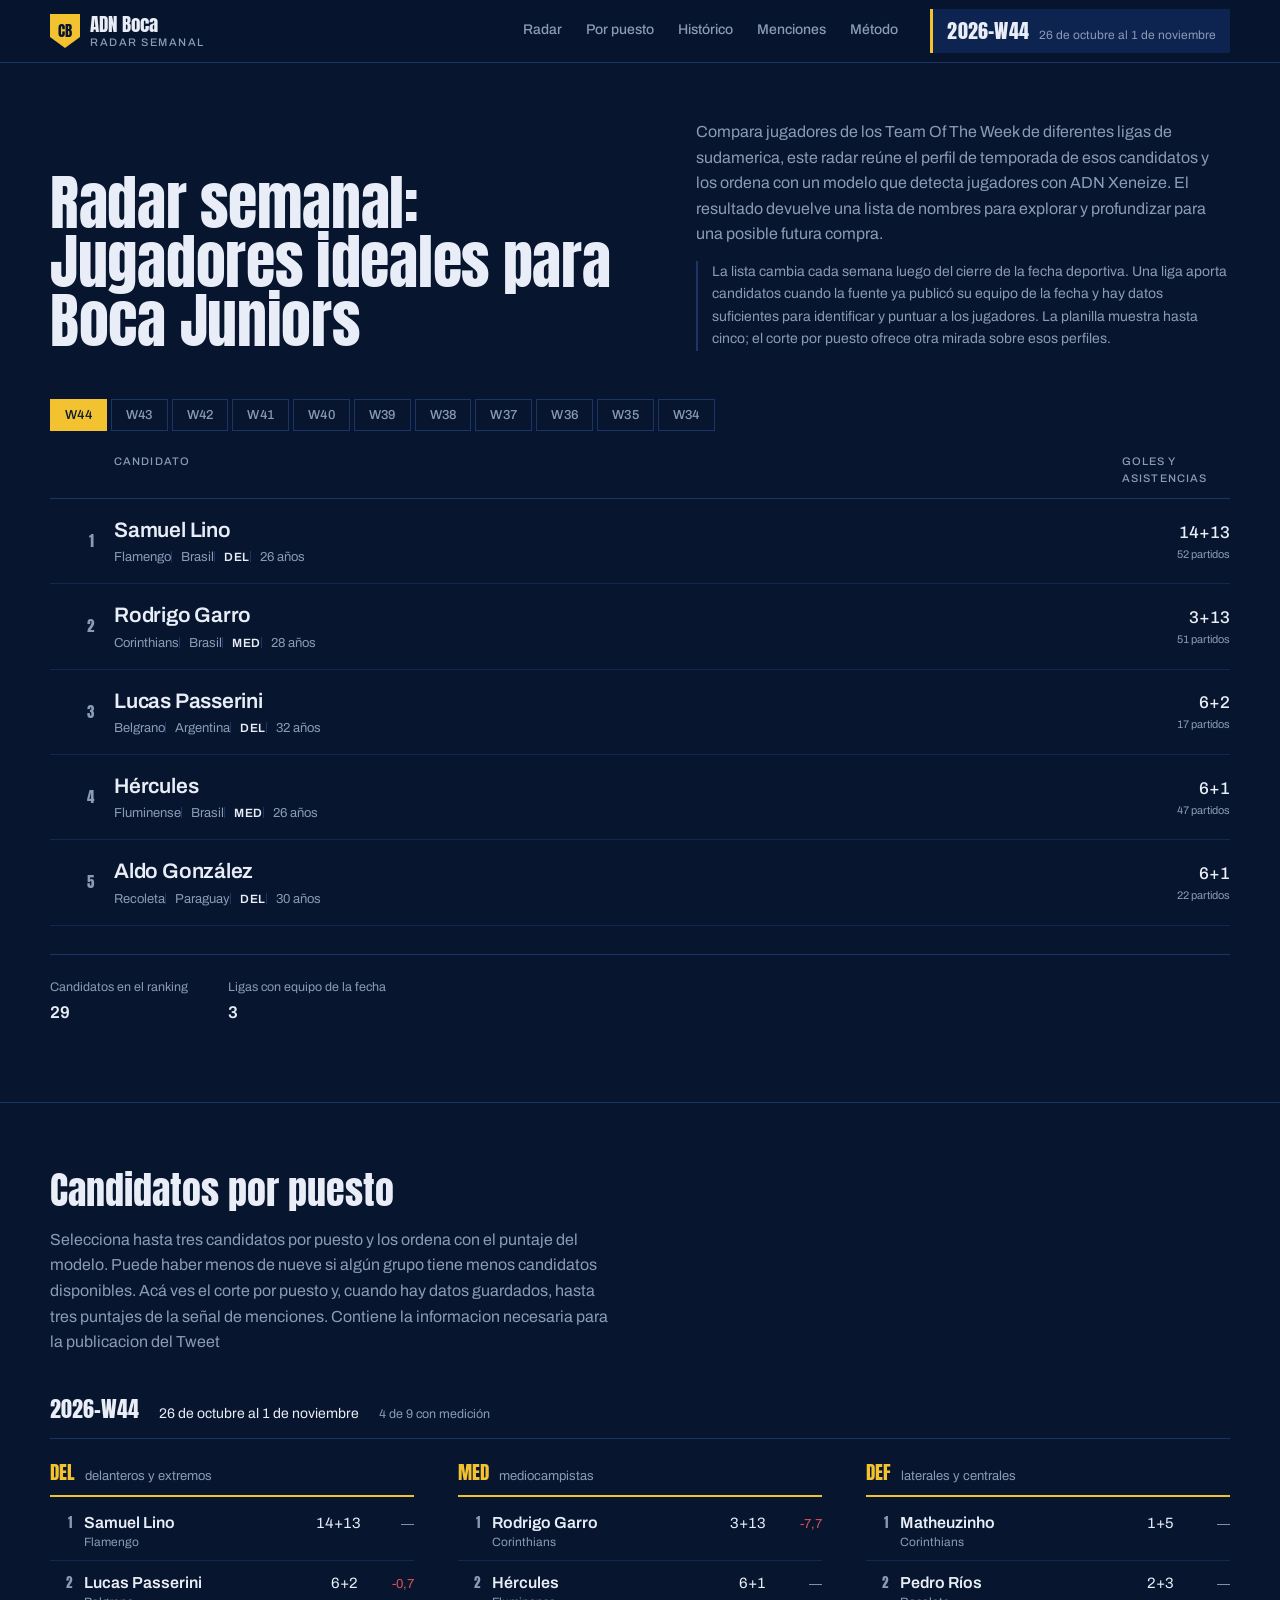
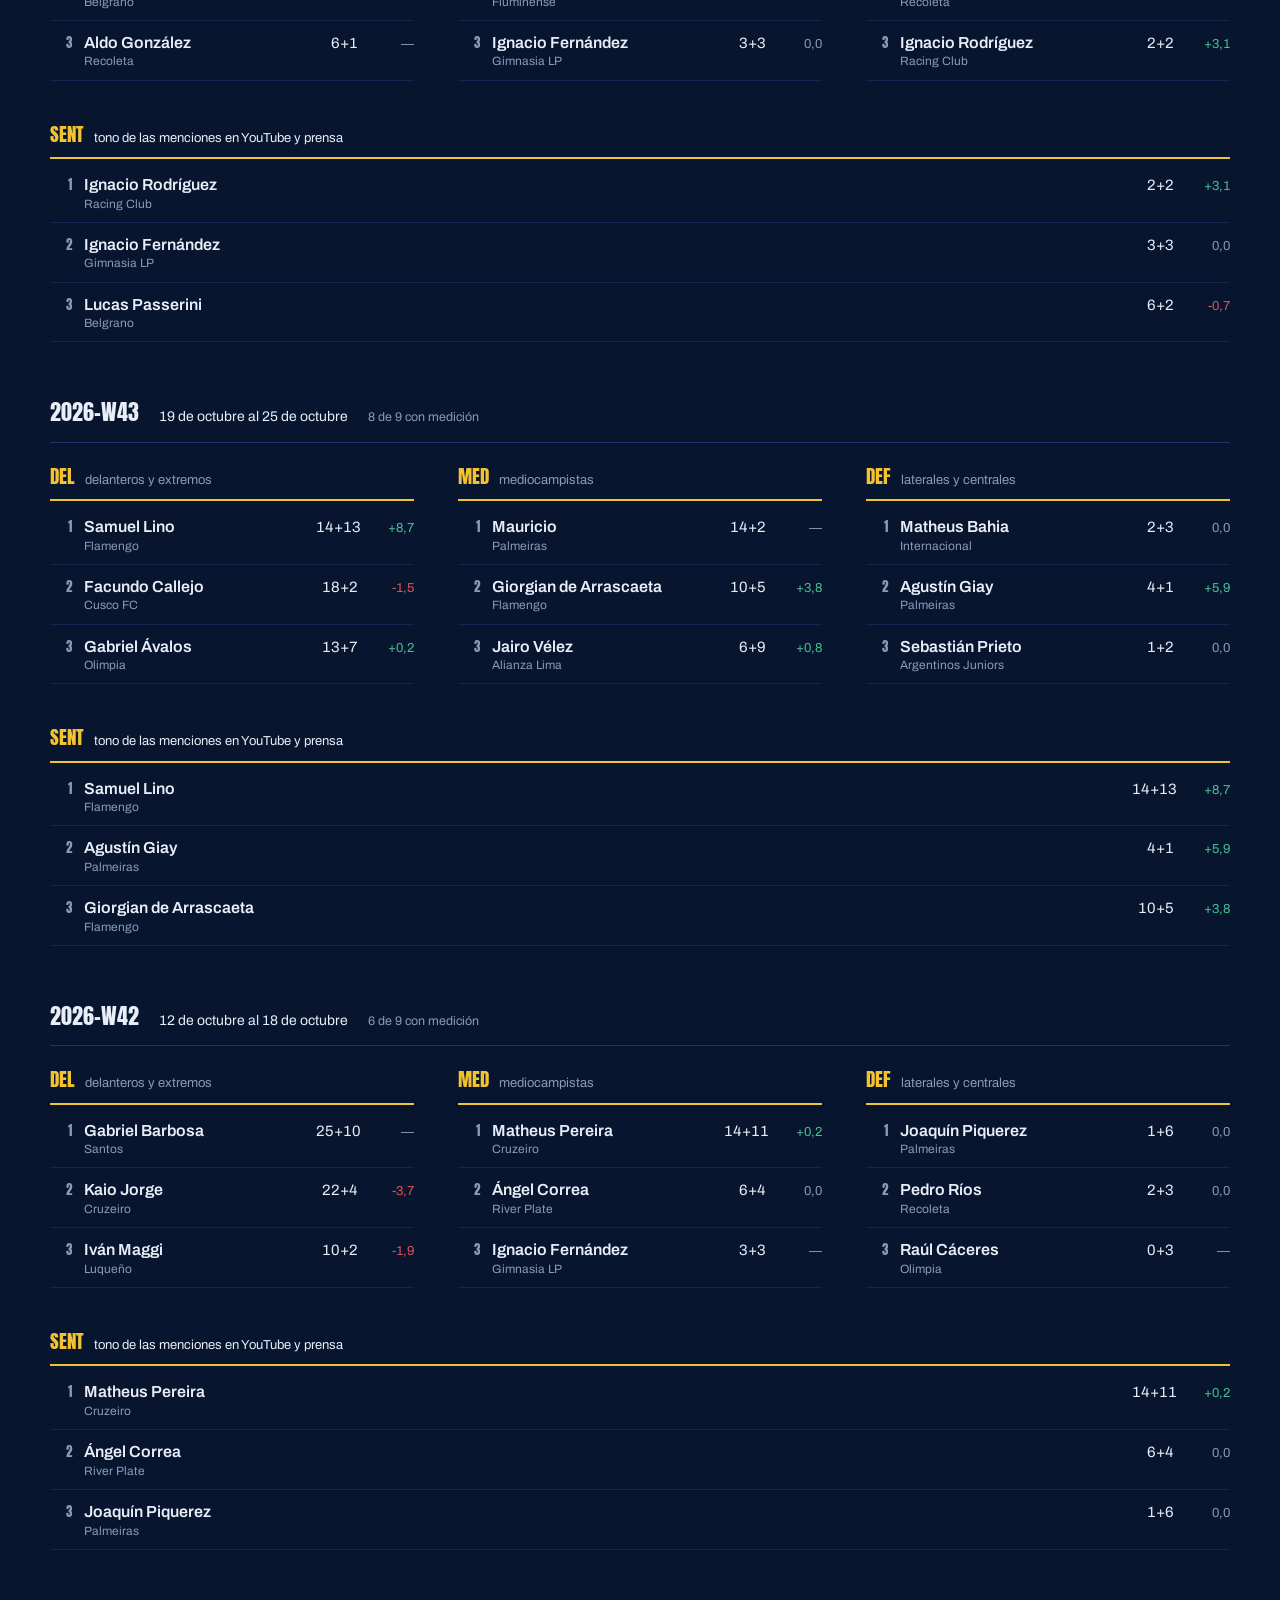
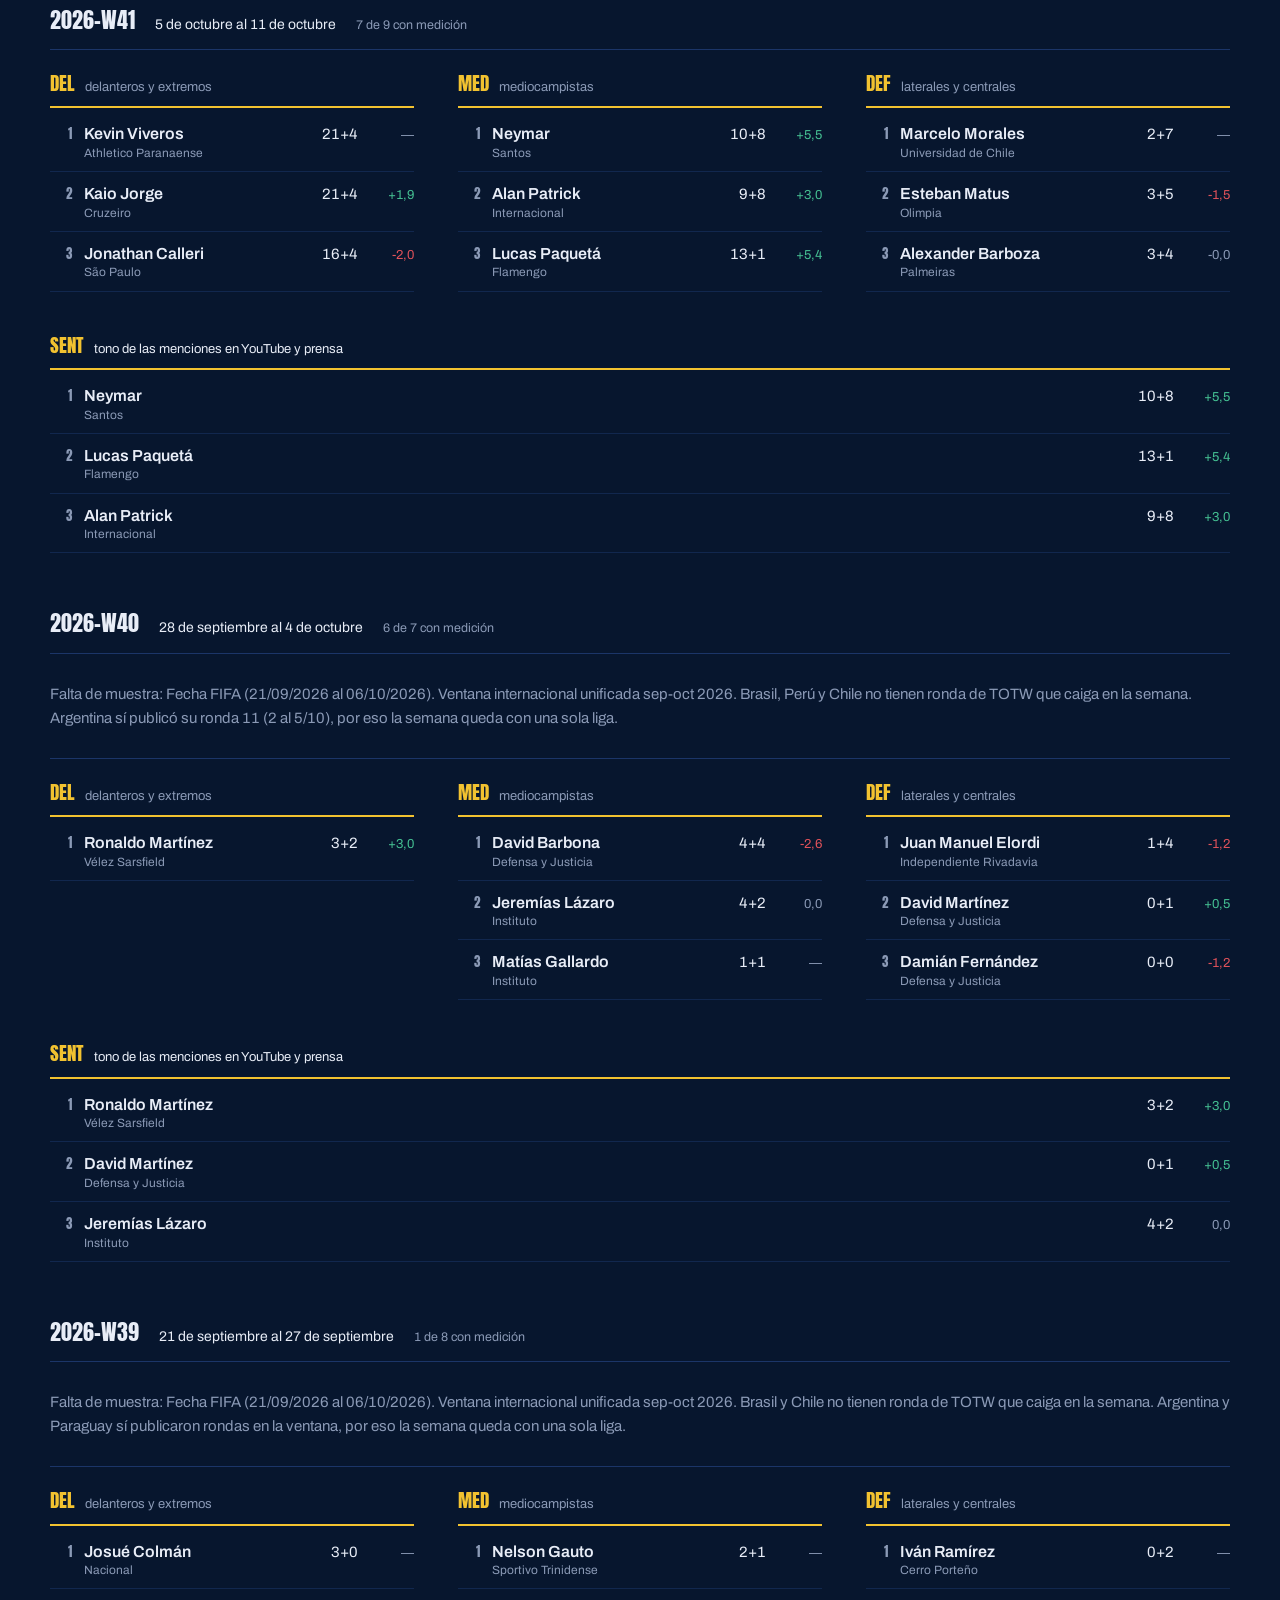
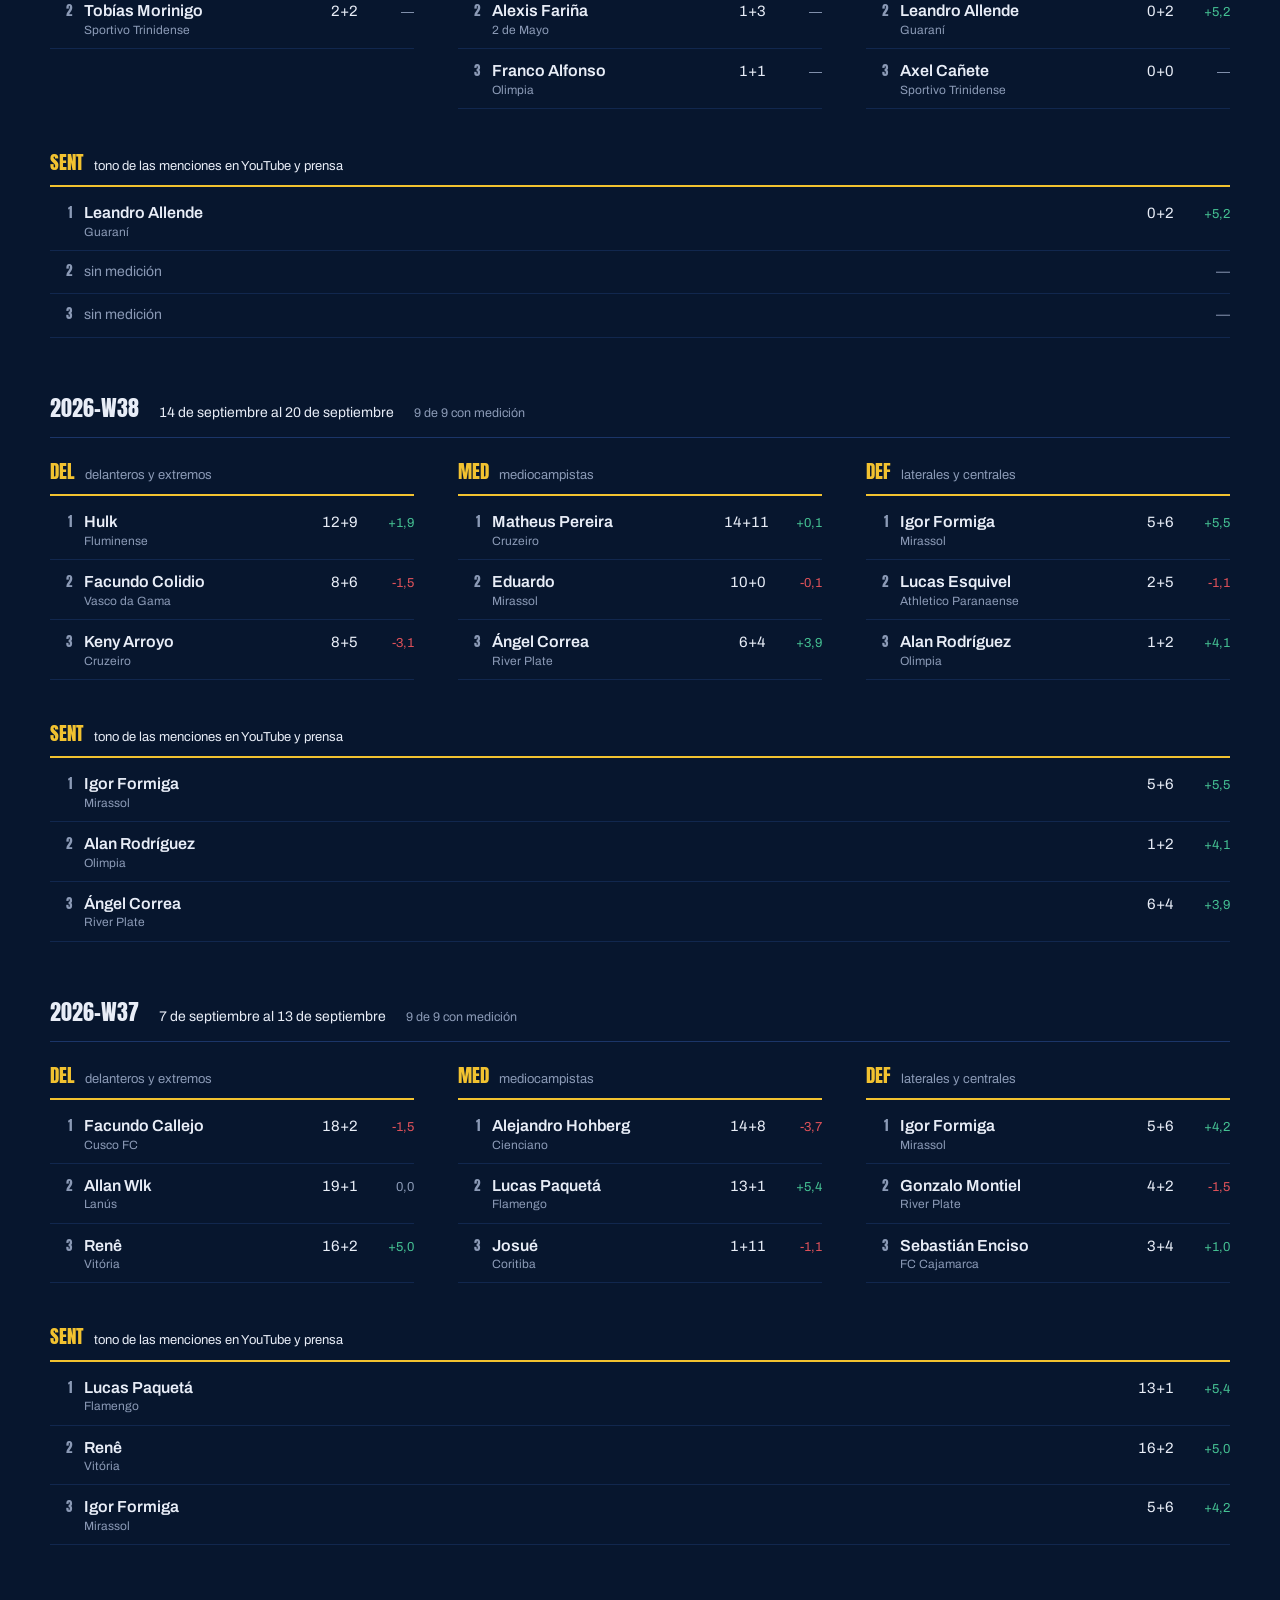
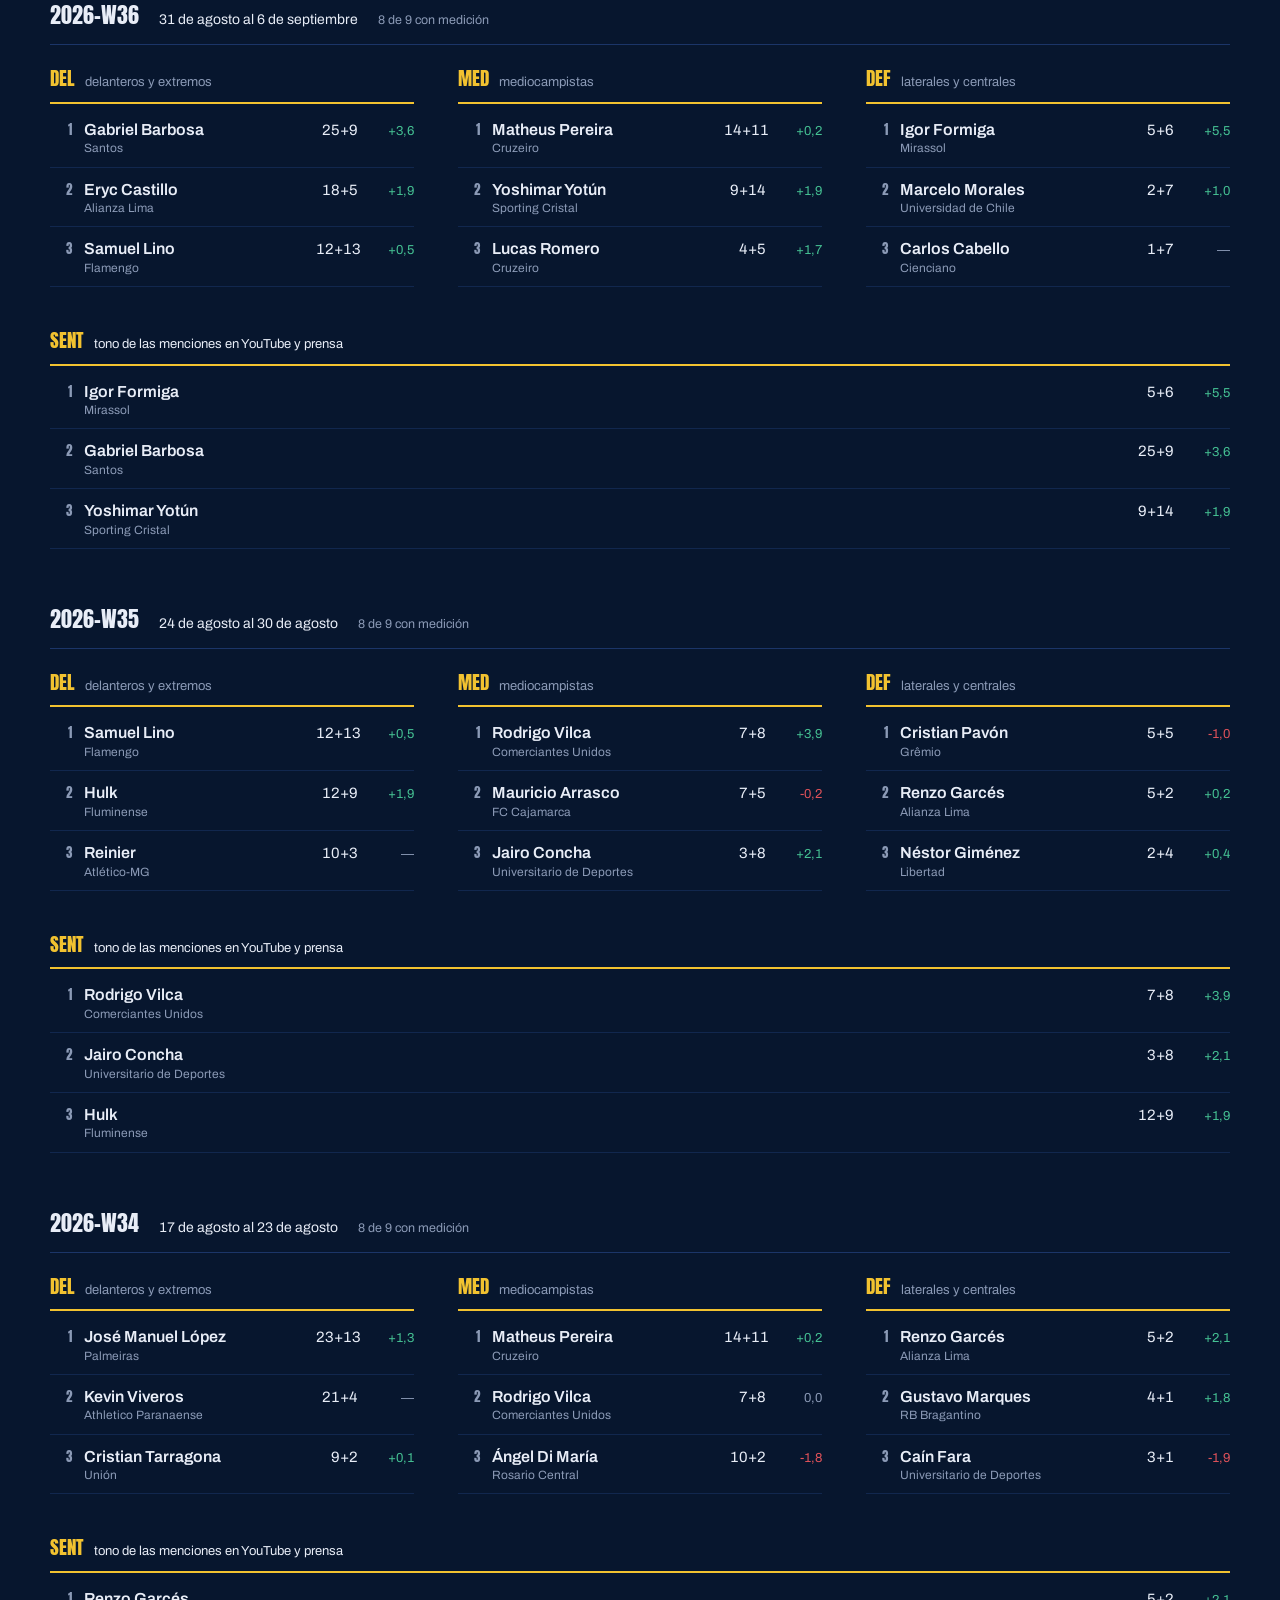
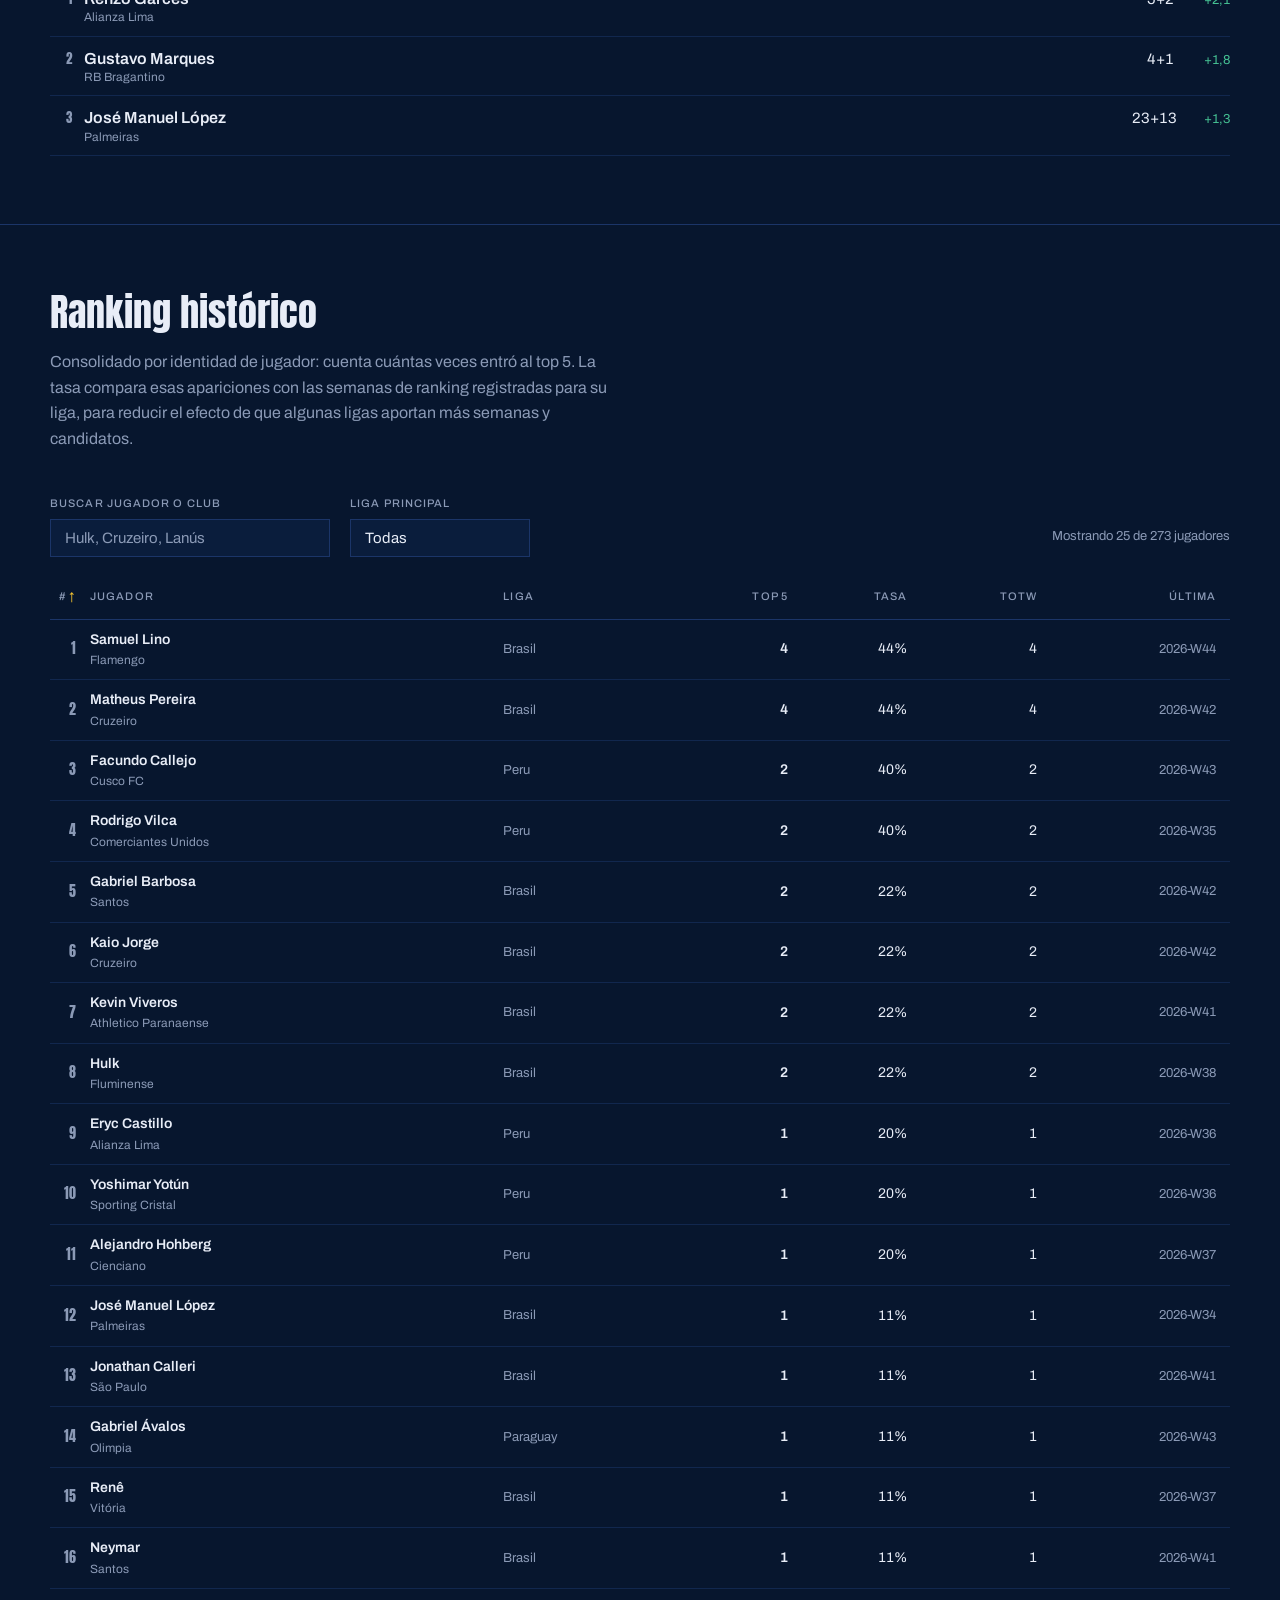
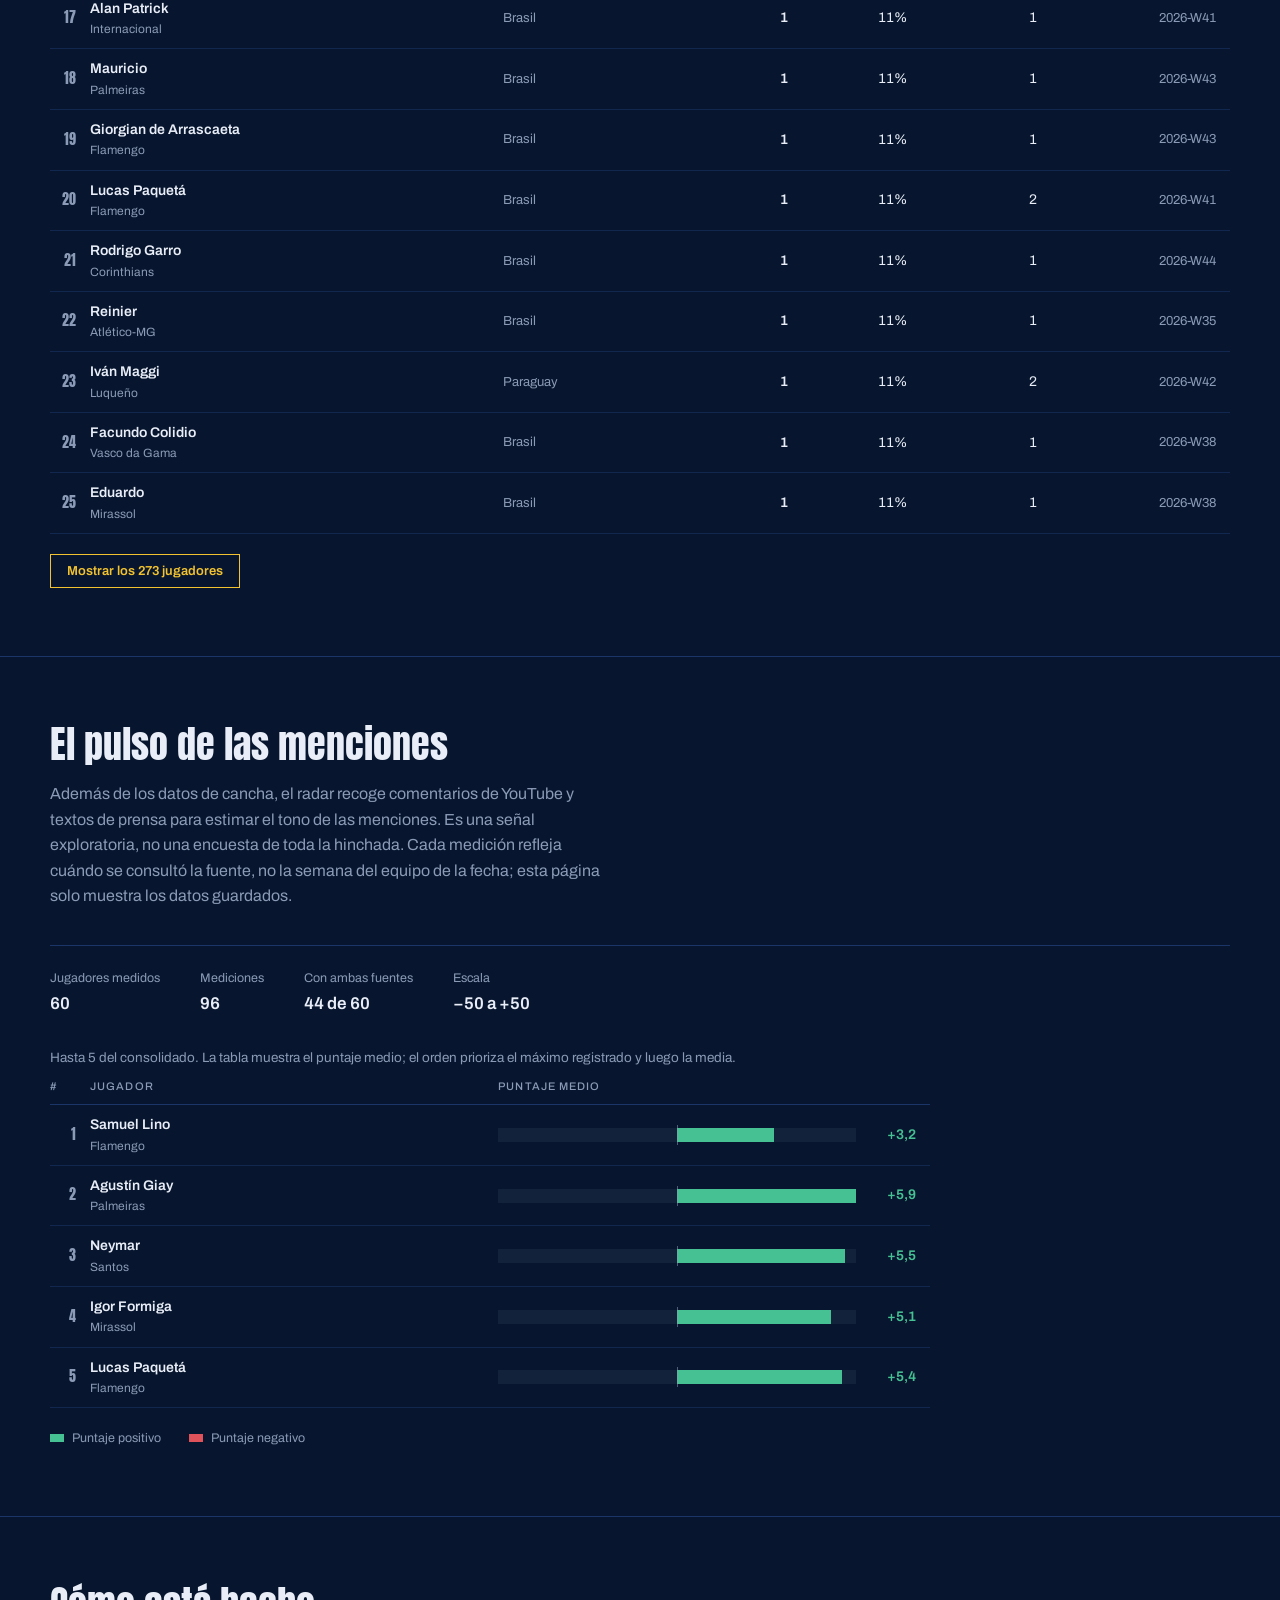
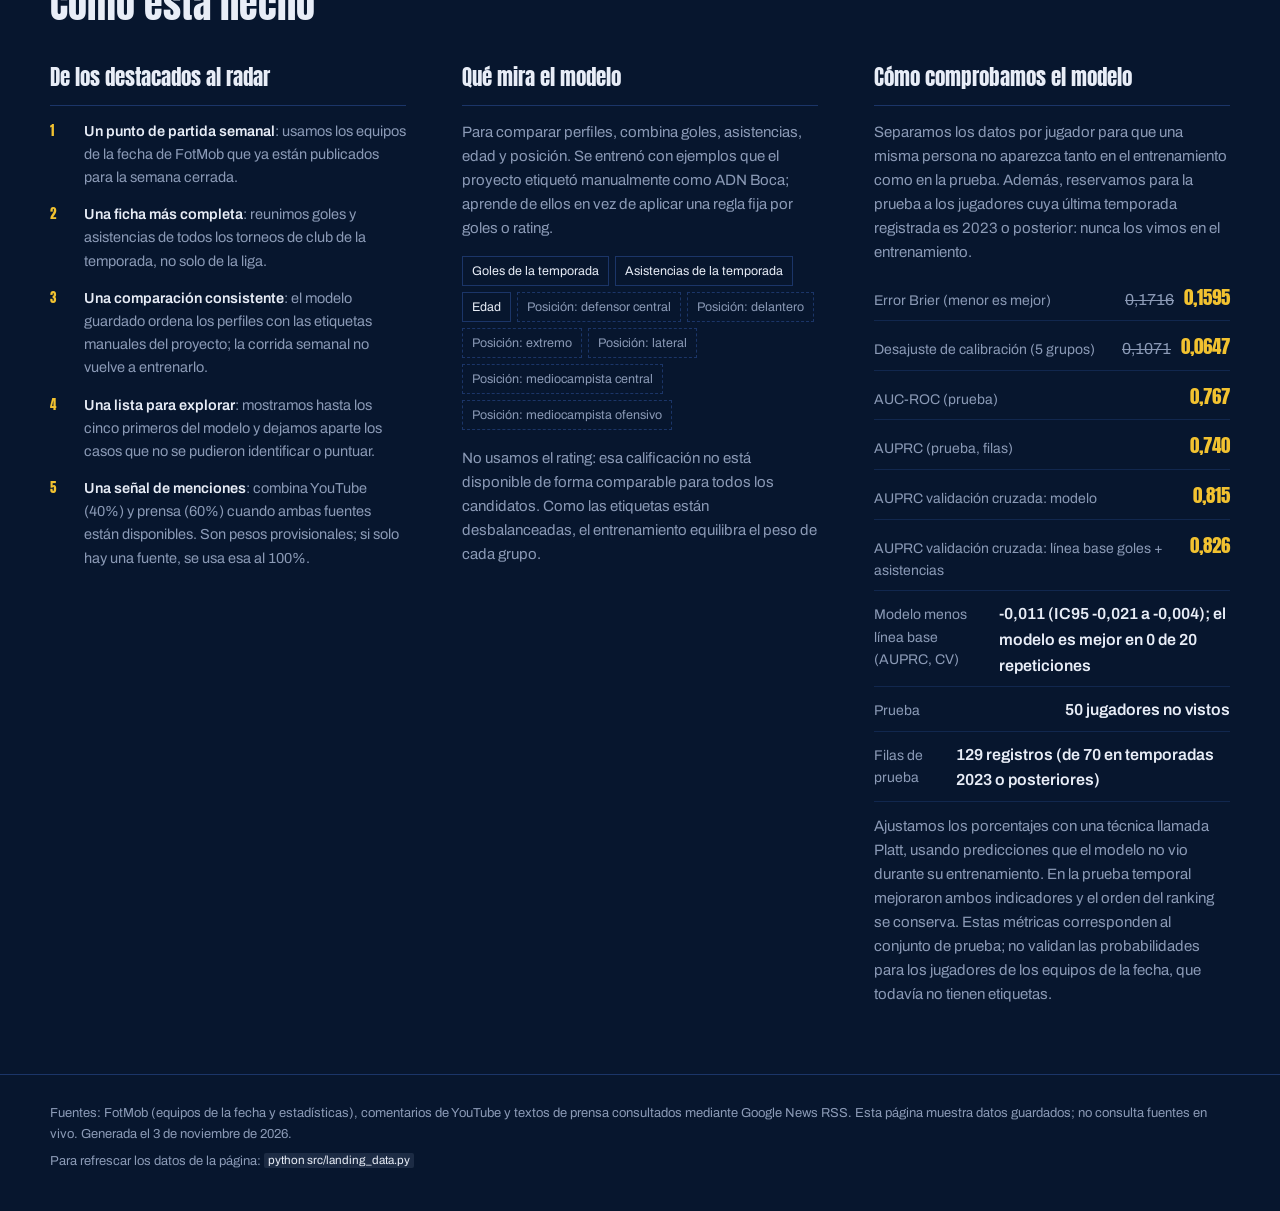
<file: web/index.html>
<!DOCTYPE html>
<html lang="es">
<head>
<meta charset="utf-8">
<meta name="viewport" content="width=device-width, initial-scale=1">
<title>ADN Boca Juniors · radar semanal de jugadores</title>
<meta name="description" content="Un radar semanal que explora perfiles con ADN Boca entre los destacados de FotMob en cinco ligas, con una señal experimental de menciones en YouTube y prensa.">
<link rel="preconnect" href="https://fonts.googleapis.com">
<link rel="preconnect" href="https://fonts.gstatic.com" crossorigin>
<link href="https://fonts.googleapis.com/css2?family=Anton&family=Archivo:wght@400;500;600;700&display=swap" rel="stylesheet">
<link rel="stylesheet" href="styles.css">
</head>
<body>
<a class="salta" href="#radar">Ir al radar</a>

<header class="masthead">
  <div class="masthead__fila">
    <a class="marca" href="#radar">
      <span class="marca__escudo" aria-hidden="true">CB</span>
      <span class="marca__texto">ADN Boca<em>radar semanal</em></span>
    </a>
    <nav class="nav" aria-label="Secciones">
      <a href="#radar">Radar</a>
      <a href="#puestos">Por puesto</a>
      <a href="#historico">Histórico</a>
      <a href="#sentimiento">Menciones</a>
      <a href="#metodo">Método</a>
    </nav>
    <p class="bug">
      <span class="bug__valor" data-campo="clave">—</span>
      <span class="bug__rango" data-campo="rango"></span>
    </p>
  </div>
</header>

<main>
  <section class="radar" id="radar">
    <div class="grilla">
      <div class="radar__intro">
        <h1>Radar semanal: Jugadores ideales para Boca Juniors</h1>
        <p>Compara jugadores de los Team Of The Week de diferentes ligas de sudamerica, este radar reúne el perfil de temporada de esos candidatos y los ordena con un modelo que detecta jugadores con ADN Xeneize. El resultado devuelve una lista de nombres para explorar y profundizar para una posible futura compra.</p>
        <p class="radar__nota">La lista cambia cada semana luego del cierre de la fecha deportiva. Una liga aporta candidatos cuando la fuente ya publicó su equipo de la fecha y hay datos suficientes para identificar y puntuar a los jugadores. La planilla muestra hasta cinco; el corte por puesto ofrece otra mirada sobre esos perfiles.</p>
      </div>

      <div class="selector" role="group" aria-label="Elegir semana" id="selector-semana"></div>

      <div class="planilla" id="planilla" aria-live="polite"></div>

      <dl class="cinta" id="cinta"></dl>
    </div>
  </section>

  <section class="bloque" id="puestos">
    <div class="grilla">
      <div class="bloque__cabecera">
        <h2>Candidatos por puesto</h2>
        <p>Selecciona hasta tres candidatos por puesto y los ordena con el puntaje del modelo. Puede haber menos de nueve si algún grupo tiene menos candidatos disponibles. Acá ves el corte por puesto y, cuando hay datos guardados, hasta tres puntajes de la señal de menciones. Contiene la informacion necesaria para la publicacion del Tweet</p>
      </div>
      <div class="puestos-wrap" id="lista-puestos"></div>
    </div>
  </section>

  <section class="bloque" id="historico">
    <div class="grilla">
      <div class="bloque__cabecera">
        <h2>Ranking histórico</h2>
        <p>Consolidado por identidad de jugador: cuenta cuántas veces entró al top 5. La tasa compara esas apariciones con las semanas de ranking registradas para su liga, para reducir el efecto de que algunas ligas aportan más semanas y candidatos.</p>
      </div>

      <div class="historico__filtros" aria-label="Filtros del ranking histórico">
        <label class="campo">
          <span>Buscar jugador o club</span>
          <input type="search" id="buscar-historico" autocomplete="off" placeholder="Hulk, Cruzeiro, Lanús">
        </label>
        <label class="campo campo--corto">
          <span>Liga principal</span>
          <select id="filtro-liga-historico">
            <option value="">Todas</option>
          </select>
        </label>
        <p class="filtros__conteo" id="conteo-historico" aria-live="polite"></p>
      </div>

      <div class="tabla-wrap">
        <table class="tabla tabla--historico" id="tabla-historico">
          <caption class="oculto">Ranking histórico de apariciones en el top 5</caption>
          <thead>
            <tr>
              <th scope="col" data-orden="posicion"><button type="button">#</button></th>
              <th scope="col" data-orden="nombre"><button type="button">Jugador</button></th>
              <th scope="col" data-orden="liga"><button type="button">Liga</button></th>
              <th scope="col" data-orden="apariciones_top5"><button type="button">Top 5</button></th>
              <th scope="col" data-orden="tasa_top5"><button type="button">Tasa</button></th>
              <th scope="col" data-orden="apariciones_totw"><button type="button">TOTW</button></th>
              <th scope="col" data-orden="ultima_semana"><button type="button">Última</button></th>
            </tr>
          </thead>
          <tbody id="cuerpo-historico"></tbody>
        </table>
      </div>

      <p class="tabla__pie">
        <button type="button" id="mostrar-historico" class="ver-todos" hidden></button>
      </p>
    </div>
  </section>

  <section class="bloque" id="sentimiento">
    <div class="grilla">
      <div class="bloque__cabecera">
        <h2>El pulso de las menciones</h2>
        <p>Además de los datos de cancha, el radar recoge comentarios de YouTube y textos de prensa para estimar el tono de las menciones. Es una señal exploratoria, no una encuesta de toda la hinchada. Cada medición refleja cuándo se consultó la fuente, no la semana del equipo de la fecha; esta página solo muestra los datos guardados.</p>
      </div>

      <dl class="cinta" id="cinta-sentimiento"></dl>

      <p class="nota-tabla">Hasta 5 del consolidado. La tabla muestra el puntaje medio; el orden prioriza el máximo registrado y luego la media.</p>

      <div class="tabla-wrap">
        <table class="tabla tabla--sent" id="tabla-sentimiento">
          <caption class="oculto">Top 5 del indicador de menciones</caption>
          <thead>
            <tr>
              <th scope="col">#</th>
              <th scope="col">Jugador</th>
              <th scope="col">Puntaje medio</th>
            </tr>
          </thead>
          <tbody id="cuerpo-sentimiento"></tbody>
        </table>
      </div>

      <ul class="leyenda">
        <li><i class="barra-mini barra-mini--pos"></i>Puntaje positivo</li>
        <li><i class="barra-mini barra-mini--neg"></i>Puntaje negativo</li>
      </ul>
    </div>
  </section>

  <section class="bloque" id="metodo">
    <div class="grilla">
      <div class="bloque__cabecera">
        <h2>Cómo está hecho</h2>
      </div>

      <div class="metodo">
        <article class="metodo__item">
          <h3>De los destacados al radar</h3>
          <ol class="flujo">
            <li><b>Un punto de partida semanal</b>: usamos los equipos de la fecha de FotMob que ya están publicados para la semana cerrada.</li>
            <li><b>Una ficha más completa</b>: reunimos goles y asistencias de todos los torneos de club de la temporada, no solo de la liga.</li>
            <li><b>Una comparación consistente</b>: el modelo guardado ordena los perfiles con las etiquetas manuales del proyecto; la corrida semanal no vuelve a entrenarlo.</li>
            <li><b>Una lista para explorar</b>: mostramos hasta los cinco primeros del modelo y dejamos aparte los casos que no se pudieron identificar o puntuar.</li>
            <li><b>Una señal de menciones</b>: combina YouTube (<span data-peso="gente">40</span>%) y prensa (<span data-peso="medios">60</span>%) cuando ambas fuentes están disponibles. Son pesos provisionales; si solo hay una fuente, se usa esa al 100%.</li>
          </ol>
        </article>

        <article class="metodo__item">
          <h3>Qué mira el modelo</h3>
          <p>Para comparar perfiles, combina goles, asistencias, edad y posición. Se entrenó con ejemplos que el proyecto etiquetó manualmente como ADN Boca; aprende de ellos en vez de aplicar una regla fija por goles o rating.</p>
          <ul class="features" id="features"></ul>
          <p class="metodo__pie">No usamos el rating: esa calificación no está disponible de forma comparable para todos los candidatos. Como las etiquetas están desbalanceadas, el entrenamiento equilibra el peso de cada grupo.</p>
        </article>

        <article class="metodo__item">
          <h3>Cómo comprobamos el modelo</h3>
          <p>Separamos los datos por jugador para que una misma persona no aparezca tanto en el entrenamiento como en la prueba. Además, reservamos para la prueba a los jugadores cuya última temporada registrada es 2023 o posterior: nunca los vimos en el entrenamiento.</p>
          <dl class="metricas" id="metricas"></dl>
          <p class="metodo__pie">Ajustamos los porcentajes con una técnica llamada Platt, usando predicciones que el modelo no vio durante su entrenamiento. En la prueba temporal mejoraron ambos indicadores y el orden del ranking se conserva. Estas métricas corresponden al conjunto de prueba; no validan las probabilidades para los jugadores de los equipos de la fecha, que todavía no tienen etiquetas.</p>
        </article>
      </div>
    </div>
  </section>
</main>

<footer class="pie">
  <div class="grilla">
    <p>Fuentes: FotMob (equipos de la fecha y estadísticas), comentarios de YouTube y textos de prensa consultados mediante Google News RSS. Esta página muestra datos guardados; no consulta fuentes en vivo. Generada el <span id="generado"></span>.</p>
    <p>Para refrescar los datos de la página: <code>python src/landing_data.py</code></p>
  </div>
</footer>

<script src="data.js"></script>
<script src="app.js"></script>
</body>
</html>
</file>
<file: web/styles.css>
:root {
  --pizarra: #07162e;
  --pizarra-2: #0a1d3c;
  --tribuna: #0e2450;
  --linea: #1b3568;
  --oro: #f2c230;
  --oro-velo: rgba(242, 194, 48, 0.14);
  --sirena: #e0525a;
  --jade: #45c193;
  --tinta: #e8edf7;
  --pluma: #8b9ab6;
  --sans: 'Archivo', system-ui, -apple-system, 'Segoe UI', sans-serif;
  --display: 'Anton', 'Haettenschweiler', 'Arial Narrow', sans-serif;
  --ancho: 1180px;
  --paso: 8px;
}

* { box-sizing: border-box; }

html { scroll-behavior: smooth; }

body {
  margin: 0;
  background: var(--pizarra);
  color: var(--tinta);
  font-family: var(--sans);
  font-size: 16px;
  line-height: 1.6;
  font-variant-numeric: tabular-nums;
  -webkit-font-smoothing: antialiased;
}

h1, h2, h3 { margin: 0; font-weight: 500; }
p { margin: 0; }
code {
  font-family: var(--sans);
  font-size: 0.9em;
  color: var(--tinta);
  background: rgba(139, 154, 182, 0.16);
  padding: 0.1em 0.35em;
  border-radius: 2px;
}

a { color: inherit; }

.oculto {
  position: absolute;
  width: 1px;
  height: 1px;
  overflow: hidden;
  clip: rect(0 0 0 0);
  white-space: nowrap;
}

.salta {
  position: absolute;
  left: -9999px;
  top: 0;
  background: var(--oro);
  color: var(--pizarra);
  padding: 10px 16px;
  z-index: 20;
}
.salta:focus { left: 0; }

:focus-visible {
  outline: 2px solid var(--oro);
  outline-offset: 3px;
}

.grilla {
  width: min(100% - 48px, var(--ancho));
  margin-inline: auto;
}

/* ---------- masthead + scoreboard bug ---------- */

.masthead {
  position: sticky;
  top: 0;
  z-index: 10;
  background: rgba(7, 22, 46, 0.92);
  backdrop-filter: blur(8px);
  border-bottom: 1px solid var(--linea);
}

.masthead__fila {
  width: min(100% - 48px, var(--ancho));
  margin-inline: auto;
  display: flex;
  align-items: center;
  gap: 32px;
  min-height: 62px;
}

.marca {
  display: flex;
  align-items: center;
  gap: 10px;
  text-decoration: none;
}

.marca__escudo {
  display: grid;
  place-items: center;
  width: 30px;
  height: 34px;
  background: var(--oro);
  color: var(--pizarra);
  font-family: var(--display);
  font-size: 15px;
  letter-spacing: 0.02em;
  clip-path: polygon(0 0, 100% 0, 100% 68%, 50% 100%, 0 68%);
}

.marca__texto {
  display: flex;
  flex-direction: column;
  line-height: 1.15;
  font-family: var(--display);
  font-size: 19px;
  letter-spacing: 0.01em;
}

.marca__texto em {
  font-family: var(--sans);
  font-style: normal;
  font-size: 11px;
  font-weight: 500;
  letter-spacing: 0.14em;
  text-transform: uppercase;
  color: var(--pluma);
}

.nav {
  display: flex;
  gap: 24px;
  margin-left: auto;
}

.nav a {
  text-decoration: none;
  font-size: 14px;
  font-weight: 500;
  color: var(--pluma);
  padding: 4px 0;
  border-bottom: 1px solid transparent;
}
.nav a:hover { color: var(--tinta); border-bottom-color: var(--oro); }

.bug {
  display: flex;
  align-items: baseline;
  gap: 10px;
  padding: 6px 14px;
  background: var(--tribuna);
  border-left: 3px solid var(--oro);
}

.bug__valor {
  font-family: var(--display);
  font-size: 20px;
  letter-spacing: 0.01em;
}

.bug__rango { font-size: 12px; color: var(--pluma); }

/* ---------- hero + planilla ---------- */

.radar { padding: 56px 0 76px; }

.radar__intro {
  display: grid;
  grid-template-columns: minmax(0, 1.05fr) minmax(0, 0.95fr);
  column-gap: 56px;
  row-gap: 14px;
  align-items: end;
}

.radar__intro h1 {
  grid-column: 1;
  grid-row: 1 / span 2;
  align-self: end;
  margin-bottom: 0;
}

.radar__intro p {
  grid-column: 2;
  color: var(--pluma);
}

.radar__nota {
  font-size: 14px;
  border-left: 2px solid var(--linea);
  padding-left: 14px;
}

.selector {
  display: flex;
  gap: 4px;
  margin: 48px 0 0;
  overflow-x: auto;
  scrollbar-width: thin;
  padding-bottom: 2px;
}

.selector button {
  flex: none;
  appearance: none;
  border: 1px solid var(--linea);
  background: transparent;
  color: var(--pluma);
  font-family: var(--sans);
  font-size: 13px;
  font-weight: 500;
  font-variant-numeric: tabular-nums;
  letter-spacing: 0.02em;
  padding: 8px 14px;
  cursor: pointer;
}
.selector button:hover { color: var(--tinta); border-color: var(--pluma); }
.selector button[aria-pressed='true'] {
  background: var(--oro);
  border-color: var(--oro);
  color: var(--pizarra);
}

.planilla { margin-top: 20px; }

.planilla__cabecera {
  display: grid;
  grid-template-columns: 44px minmax(0, 1fr) 108px;
  gap: 20px;
  padding: 0 0 10px;
  border-bottom: 1px solid var(--linea);
  font-size: 11px;
  font-weight: 500;
  letter-spacing: 0.1em;
  text-transform: uppercase;
  color: var(--pluma);
}

.fila {
  display: grid;
  grid-template-columns: 44px minmax(0, 1fr) 108px;
  grid-template-rows: auto auto;
  grid-template-areas:
    'lugar nombre ga'
    'lugar meta   ga';
  align-items: center;
  gap: 0 20px;
  padding: 15px 0;
  border-bottom: 1px solid rgba(27, 53, 104, 0.55);
  transition: background-color 120ms ease;
}
.fila:hover { background: var(--pizarra-2); }

.fila__lugar {
  grid-area: lugar;
  font-family: var(--display);
  font-size: 15px;
  color: var(--pluma);
  text-align: right;
}

.fila__nombre {
  grid-area: nombre;
  font-size: 21px;
  font-weight: 600;
  letter-spacing: -0.01em;
}

.fila__meta {
  grid-area: meta;
  display: flex;
  flex-wrap: wrap;
  align-items: center;
  font-size: 13px;
  color: var(--pluma);
}
.fila__meta > span { white-space: nowrap; }
.fila__meta > span + span::before {
  content: '';
  display: inline-block;
  width: 1px;
  height: 11px;
  margin: 0 9px -1px 0;
  background: var(--linea);
}

.fila__puesto {
  color: var(--tinta);
  font-weight: 600;
  font-size: 12px;
  letter-spacing: 0.06em;
  white-space: nowrap;
}

.fila__ga {
  grid-area: ga;
  font-size: 17px;
  font-weight: 500;
  text-align: right;
}
.fila__ga small {
  display: block;
  font-size: 11px;
  font-weight: 400;
  color: var(--pluma);
}

.cinta {
  display: flex;
  flex-wrap: wrap;
  gap: 0 40px;
  margin: 28px 0 0;
  padding-top: 22px;
  border-top: 1px solid var(--linea);
}
.cinta div { display: flex; flex-direction: column; gap: 2px; }
.cinta dt {
  font-size: 12.5px;
  font-weight: 400;
  color: var(--pluma);
}
.cinta dd { margin: 0; font-size: 17px; font-weight: 600; }

.vacio {
  padding: 28px 0;
  border-bottom: 1px solid var(--linea);
  color: var(--pluma);
  font-size: 15px;
}

/* ---------- bloques ---------- */

.bloque { padding: 68px 0; border-top: 1px solid var(--linea); }
.bloque__cabecera { max-width: 64ch; margin-bottom: 36px; }

h1 {
  font-family: var(--display);
  font-size: clamp(38px, 5.4vw, 60px);
  line-height: 0.98;
  letter-spacing: -0.005em;
}

h2 {
  font-family: var(--display);
  font-size: clamp(28px, 4vw, 38px);
  line-height: 1.05;
  margin-bottom: 16px;
}

.bloque__cabecera p { color: var(--pluma); max-width: 62ch; }

/* ---------- corte por puesto ---------- */

.puestos-wrap {
  display: grid;
  gap: 52px;
}

.semana__cabecera {
  display: flex;
  align-items: baseline;
  flex-wrap: wrap;
  gap: 6px 20px;
  padding-bottom: 12px;
  border-bottom: 1px solid var(--linea);
}

.semana__cabecera h3 {
  font-family: var(--display);
  font-size: 22px;
  font-weight: 400;
}

.semana__rango { font-size: 14px; color: var(--tinta); }
.semana__estado { font-size: 12.5px; color: var(--pluma); }

.semana__puestos {
  display: grid;
  grid-template-columns: repeat(3, minmax(0, 1fr));
  gap: 32px 44px;
  padding-top: 18px;
}

.puesto__titulo {
  display: flex;
  align-items: baseline;
  gap: 10px;
  padding-bottom: 8px;
  border-bottom: 2px solid var(--oro);
  margin-bottom: 4px;
}

.puesto__titulo b {
  font-family: var(--display);
  font-size: 19px;
  font-weight: 400;
  color: var(--oro);
}

.puesto__titulo span { font-size: 13px; color: var(--pluma); }

.puesto__fila {
  display: grid;
  grid-template-columns: 22px minmax(0, 1fr) 42px 44px;
  align-items: baseline;
  gap: 12px;
  padding: 10px 0;
  border-bottom: 1px solid rgba(27, 53, 104, 0.55);
}
.puesto__fila:hover { background: var(--pizarra-2); }

.puesto__lugar {
  font-family: var(--display);
  font-size: 13px;
  color: var(--pluma);
  text-align: right;
}

.puesto__nombre { font-size: 16px; font-weight: 600; line-height: 1.35; }
.puesto__nombre small {
  display: block;
  font-size: 12px;
  font-weight: 400;
  color: var(--pluma);
}

.puesto__ga { font-size: 15px; text-align: right; }

.puesto__sent { font-size: 13px; text-align: right; color: var(--pluma); }
.puesto__sent--pos { color: var(--jade); }
.puesto__sent--neg { color: var(--sirena); }

.puesto__vacio { font-size: 14px; color: var(--pluma); padding: 12px 0 2px; }

.puesto--ancho {
  grid-column: 1 / -1;
  padding-top: 6px;
}

.puesto--ancho .puesto__titulo span { color: var(--tinta); }

.puesto__fila--vacia .puesto__nombre,
.puesto__fila--vacia .puesto__sent {
  color: var(--pluma);
  font-weight: 400;
  font-size: 14px;
}

/* ---------- sentimiento ---------- */

.historico__filtros {
  display: flex;
  flex-wrap: wrap;
  align-items: flex-end;
  gap: 18px 20px;
  padding: 8px 0 18px;
}

.campo { display: flex; flex-direction: column; gap: 6px; }
.campo span {
  font-size: 11px;
  font-weight: 500;
  letter-spacing: 0.1em;
  text-transform: uppercase;
  color: var(--pluma);
}
.campo input,
.campo select {
  appearance: none;
  background: var(--pizarra-2);
  border: 1px solid var(--linea);
  border-radius: 0;
  color: var(--tinta);
  font-family: var(--sans);
  font-size: 15px;
  padding: 10px 14px;
  min-width: 280px;
}
.campo--corto select { min-width: 180px; }
.campo input::placeholder { color: var(--pluma); }
.campo input:focus-visible,
.campo select:focus-visible,
.ver-todos:focus-visible,
.tabla thead button:focus-visible {
  outline: 2px solid var(--oro);
  outline-offset: 3px;
}

.filtros__conteo {
  margin: 0 0 10px auto;
  font-size: 13px;
  color: var(--pluma);
}

.tabla--sent { max-width: 880px; }

.celda-sent {
  display: flex;
  align-items: center;
  gap: 14px;
}

.celda-sent b {
  margin-left: auto;
  font-weight: 600;
  min-width: 46px;
  text-align: right;
}
.celda-sent b.pos { color: var(--jade); }
.celda-sent b.neg { color: var(--sirena); }

.barra-sent {
  position: relative;
  display: block;
  flex: 1;
  max-width: 520px;
  height: 14px;
  background: rgba(139, 154, 182, 0.09);
}
.barra-sent::after {
  content: '';
  position: absolute;
  left: 50%;
  top: -3px;
  bottom: -3px;
  width: 1px;
  background: var(--pluma);
  opacity: 0.55;
}
.barra-sent__barra--pos,
.barra-sent__barra--neg {
  position: absolute;
  top: 0;
  bottom: 0;
}
.barra-sent__barra--pos { left: 50%; background: var(--jade); }
.barra-sent__barra--neg { right: 50%; background: var(--sirena); }

.barra-mini {
  display: block;
  width: 14px;
  height: 8px;
}
.barra-mini--pos { background: var(--jade); }
.barra-mini--neg { background: var(--sirena); }

/* ---------- tabla ---------- */

.tabla-wrap {
  overflow-x: auto;
  background:
    linear-gradient(to right, var(--pizarra) 40%, rgba(7, 22, 46, 0)) left center / 30px 100% no-repeat local,
    linear-gradient(to left, var(--pizarra) 40%, rgba(7, 22, 46, 0)) right center / 30px 100% no-repeat local,
    radial-gradient(farthest-side at 0 50%, rgba(0, 0, 0, 0.45), rgba(0, 0, 0, 0)) left center / 12px 100% no-repeat scroll,
    radial-gradient(farthest-side at 100% 50%, rgba(0, 0, 0, 0.45), rgba(0, 0, 0, 0)) right center / 12px 100% no-repeat scroll;
}

.tabla {
  width: 100%;
  border-collapse: collapse;
  font-size: 14px;
  white-space: nowrap;
}

.tabla th,
.tabla td {
  padding: 9px 14px 9px 0;
  border-bottom: 1px solid rgba(27, 53, 104, 0.55);
  text-align: left;
}

.tabla thead th {
  border-bottom-color: var(--linea);
  font-size: 11px;
  font-weight: 500;
  letter-spacing: 0.1em;
  text-transform: uppercase;
  color: var(--pluma);
}

.tabla thead button {
  appearance: none;
  border: 0;
  background: none;
  padding: 4px 0;
  color: inherit;
  font: inherit;
  letter-spacing: inherit;
  text-transform: inherit;
  cursor: pointer;
}
.tabla thead button:hover { color: var(--tinta); }
.tabla--historico th[aria-sort='ascending'] button::after { content: ' ↑'; color: var(--oro); }
.tabla--historico th[aria-sort='descending'] button::after { content: ' ↓'; color: var(--oro); }

.tabla td:nth-child(1) { font-family: var(--display); color: var(--pluma); text-align: right; width: 40px; }
.tabla td:nth-child(2) { font-weight: 600; }
.tabla td:nth-child(2) small { display: block; font-weight: 400; font-size: 12px; color: var(--pluma); }
.tabla--historico { min-width: 720px; }
.tabla--historico th:nth-child(1),
.tabla--historico td:nth-child(1) { width: 40px; text-align: right; }
.tabla--historico th:nth-child(n+4),
.tabla--historico td:nth-child(n+4) { text-align: right; font-variant-numeric: tabular-nums; }
.tabla--historico td:nth-child(3),
.tabla--historico td:nth-child(7) { color: var(--pluma); font-size: 13px; }
.tabla--historico td:nth-child(4) { font-weight: 600; }
.tabla tbody tr:hover { background: var(--pizarra-2); }
.historico__vacio { padding: 20px 0 !important; color: var(--pluma); text-align: center !important; }

.tabla__pie { margin: 20px 0 0; }
.ver-todos {
  appearance: none;
  border: 1px solid var(--oro);
  background: transparent;
  color: var(--oro);
  font-family: var(--sans);
  font-size: 13px;
  font-weight: 600;
  padding: 9px 16px;
  cursor: pointer;
}
.ver-todos:hover { background: var(--oro); color: var(--pizarra); }
.ver-todos[hidden] { display: none; }

.nota-tabla { margin: 30px 0 0; font-size: 13.5px; color: var(--pluma); }

.leyenda {
  display: flex;
  flex-wrap: wrap;
  gap: 8px 28px;
  margin: 20px 0 0;
  padding: 0;
  list-style: none;
  font-size: 12.5px;
  color: var(--pluma);
}
.leyenda li { display: flex; align-items: center; gap: 8px; }

/* ---------- método ---------- */

.metodo {
  display: grid;
  grid-template-columns: repeat(auto-fit, minmax(min(300px, 100%), 1fr));
  gap: 40px 56px;
}

.metodo__item h3 {
  font-family: var(--display);
  font-size: 21px;
  font-weight: 400;
  padding-bottom: 10px;
  margin-bottom: 14px;
  border-bottom: 1px solid var(--linea);
}

.metodo__item p { color: var(--pluma); font-size: 15px; }

.flujo { margin: 0; padding: 0; list-style: none; counter-reset: paso; }
.flujo li {
  position: relative;
  padding: 0 0 14px 34px;
  font-size: 14.5px;
  color: var(--pluma);
  counter-increment: paso;
}
.flujo li::before {
  content: counter(paso);
  position: absolute;
  left: 0;
  top: 1px;
  font-family: var(--display);
  font-size: 13px;
  color: var(--oro);
}
.flujo b { color: var(--tinta); font-weight: 600; }

.features {
  display: flex;
  flex-wrap: wrap;
  gap: 6px;
  margin: 16px 0;
  padding: 0;
  list-style: none;
}
.features li {
  border: 1px solid var(--linea);
  padding: 4px 9px;
  font-size: 12.5px;
  color: var(--tinta);
}
.features li[data-tipo='posicion'] { border-style: dashed; color: var(--pluma); }

.metodo__pie { font-size: 13px; margin-top: 12px; }

.metricas { margin: 18px 0 0; display: grid; gap: 10px; }
.metricas div {
  display: flex;
  align-items: baseline;
  justify-content: space-between;
  gap: 16px;
  border-bottom: 1px solid rgba(27, 53, 104, 0.55);
  padding-bottom: 8px;
}
.metricas dt { font-size: 14px; color: var(--pluma); }
.metricas dd { margin: 0; font-weight: 600; }
.metricas s { color: var(--pluma); font-weight: 400; margin-right: 10px; }
.metricas b { font-family: var(--display); font-weight: 400; font-size: 19px; color: var(--oro); }

/* ---------- pie ---------- */

.pie {
  border-top: 1px solid var(--linea);
  padding: 28px 0 40px;
  font-size: 13px;
  color: var(--pluma);
}
.pie p + p { margin-top: 6px; }

/* ---------- movimiento ---------- */

@keyframes entrar {
  from { opacity: 0; transform: translateY(10px); }
  to { opacity: 1; transform: none; }
}

.radar__intro,
.planilla .fila,
.cinta {
  animation: entrar 420ms ease-out backwards;
}
.planilla .fila:nth-child(1) { animation-delay: 60ms; }
.planilla .fila:nth-child(2) { animation-delay: 110ms; }
.planilla .fila:nth-child(3) { animation-delay: 160ms; }
.planilla .fila:nth-child(4) { animation-delay: 210ms; }
.planilla .fila:nth-child(5) { animation-delay: 260ms; }
.cinta { animation-delay: 320ms; }

@media (prefers-reduced-motion: reduce) {
  html { scroll-behavior: auto; }
  *, *::before, *::after {
    animation-duration: 1ms !important;
    animation-delay: 0ms !important;
    transition-duration: 1ms !important;
  }
}

/* ---------- responsive ---------- */

@media (max-width: 900px) {
  .planilla__cabecera,
  .fila { grid-template-columns: 34px minmax(0, 1fr) 90px; }
  .fila { column-gap: 12px; }
  .fila__nombre { font-size: 18px; }
  .semana__puestos { grid-template-columns: repeat(2, minmax(0, 1fr)); }
  .radar__intro { grid-template-columns: 1fr; }
  .radar__intro h1 { grid-column: 1; grid-row: auto; margin-bottom: 8px; }
  .radar__intro p { grid-column: 1; }
}

@media (max-width: 720px) {
  .grilla,
  .masthead__fila { width: min(100% - 32px, var(--ancho)); }
  .nav { display: none; }
  .masthead__fila { gap: 10px; justify-content: space-between; }
  .marca__texto em { letter-spacing: 0.08em; font-size: 10px; white-space: nowrap; }
  .bug { padding: 5px 10px; gap: 0; }
  .bug__valor { font-size: 17px; white-space: nowrap; }
  .radar { padding: 44px 0 56px; }
  .bloque { padding: 52px 0; }
  .puestos-wrap { gap: 40px; }
  .semana__puestos { grid-template-columns: 1fr; gap: 26px; }
  .historico__filtros .campo,
  .historico__filtros .campo input,
  .historico__filtros .campo select { width: 100%; min-width: 0; }
  .historico__filtros .filtros__conteo { margin: 0; }
  .planilla__cabecera { display: none; }
  .fila {
    grid-template-columns: 28px minmax(0, 1fr) 80px;
    row-gap: 6px;
    padding: 16px 0;
  }
  .fila__lugar { align-self: start; }
  .fila__ga { align-self: end; font-size: 15px; }
}

@media (max-width: 480px) {
  .bug__rango { display: none; }
  .marca__texto em { display: none; }
}
</file>
